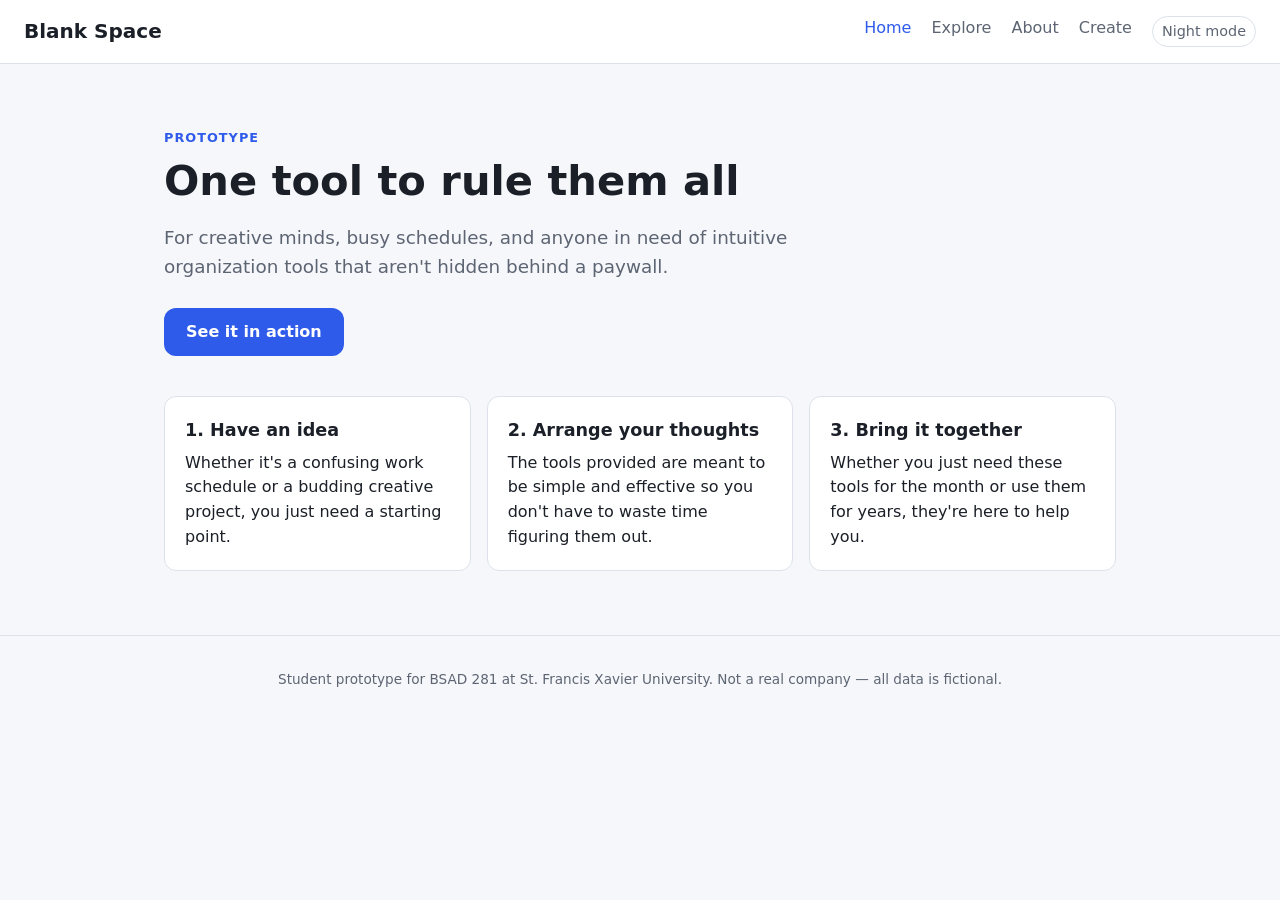
<file: index.html>
<!DOCTYPE html>
<html lang="en">
<head>
  <meta charset="utf-8">
  <meta name="viewport" content="width=device-width, initial-scale=1">
  <title>Blank Space</title>
  <meta name="description" content="A student startup prototype for BSAD 281.">
  <link rel="stylesheet" href="styles.css">
</head>
<body>

  <!-- =========================================================
       HEADER: logo text + navigation.
      Each link points to a view further down the page.
       ========================================================= -->
  <header class="site-header">
    <a class="brand" href="#home" id="brand-name">YourStartup</a>
    <nav aria-label="Main">
      <a href="#home">Home</a>
      <a href="#explore">Explore</a>
      <a href="#about">About</a>
      <a href="#create">Create</a>
      <button class="theme-toggle" id="theme-toggle" type="button" aria-pressed="false">Night mode</button>
    </nav>
  </header>

  <main>

    <!-- =======================================================
         VIEW 1: HOME — what you do, for whom, and why it matters.
         ======================================================= -->
    <section id="home" data-view>
      <div class="hero">
        <p class="eyebrow">Prototype</p>
        <h1 id="tagline">One tool to rule them all.</h1>
        <p class="lead" id="pitch">
          For creative minds, busy schedules, and anyone in need of intuitive organization tools that aren't hidden behind a paywall.
        </p>
        <a class="button" href="#create">See it in action</a>
      </div>

      <div class="steps">
        <div class="card">
          <h2>1. Have an idea</h2>
          <p>Whether it's a confusing work schedule or a budding creative project, you just need a starting point.</p>
        </div>
        <div class="card">
          <h2>2. Arrange your thoughts</h2>
          <p>The tools provided are meant to be simple and effective so you don't have to waste time figuring them out.</p>
        </div>
        <div class="card">
          <h2>3. Bring it together</h2>
          <p>Whether you just need these tools for the month or use them for years, they're here to help you.</p>
        </div>
      </div>

    </section>

    <!-- =======================================================
         VIEW 2: EXPLORE — a list built from the fake data in data.js.
         ======================================================= -->
    <section id="explore" data-view hidden>
      <h1>Explore</h1>
      <p class="muted">The only fake part is the existence of an Ad, everything else is real.</p>
      <label class="search">
        <span>Search</span>
        <input type="search" id="search-box" placeholder="Type to filter…">
      </label>

      <p class="muted" id="saved-count"></p>
      <div class="grid" id="listing-grid"></div>
      <p class="empty" id="empty-message" hidden>Nothing matches your search.</p>
    </section>

    <!-- =======================================================
         VIEW 3: ABOUT — your team and your story.
         ======================================================= -->
    <section id="about" data-view hidden>
      <h1>About us</h1>
      <p>A man got tired of trying to find a world-building tool that wasn't locked behind a paywall, so he built one himself.</p>
      <p>This site is free, you can use the tools provided for whatever you want, and anything you put here is saved on your device and ONLY your device.</p>
      <p>Warm regards,</p>
      <p>Cameron.</p>
    </section>

    <!-- =======================================================
         VIEW 4: CREATE — organizational tools.
         ======================================================= -->
    <section id="create" data-view hidden class="create-view">
      <div class="create-heading">
        <p class="eyebrow">Workspace</p>
        <h1>Create</h1>
      </div>

      <div class="ad-slot ad-slot--banner" data-ad-index="1">
        <p class="ad-slot__label">Advertisement</p>
        <p class="ad-slot__placeholder">Banner ad space</p>
      </div>

      <div class="tool-switcher" role="tablist" aria-label="Organizational tools">
        <button class="tool-switcher__tab" id="tool-tab-buliten" type="button" role="tab"
          aria-controls="tool-panel-buliten" aria-selected="true">Buliten</button>
        <button class="tool-switcher__tab" id="tool-tab-sketch" type="button" role="tab"
          aria-controls="tool-panel-sketch" aria-selected="false" tabindex="-1">Sketch</button>
        <button class="tool-switcher__tab" id="tool-tab-timeline" type="button" role="tab"
          aria-controls="tool-panel-timeline" aria-selected="false" tabindex="-1">Timeline</button>
        <button class="tool-switcher__tab" id="tool-tab-calendar" type="button" role="tab"
          aria-controls="tool-panel-calendar" aria-selected="false" tabindex="-1">Calendar</button>
        <button class="tool-switcher__tab" id="tool-tab-notes" type="button" role="tab"
          aria-controls="tool-panel-notes" aria-selected="false" tabindex="-1">Notes</button>
        <button class="tool-switcher__tab" id="tool-tab-import-export" type="button" role="tab"
          aria-controls="tool-panel-import-export" aria-selected="false" tabindex="-1">Import/Export</button>
      </div>

      <section class="tool-panel" id="tool-panel-buliten" role="tabpanel"
        aria-labelledby="tool-tab-buliten" tabindex="0">
        <div class="flow-toolbar" role="toolbar" aria-label="Buliten tools">
          <button class="button" id="add-text-box" type="button">Add text box</button>
          <label class="flow-color-control" for="box-color">
            <span>Box color</span>
            <input id="box-color" type="color" value="#2f5bea" disabled>
          </label>
          <label class="flow-color-control" for="connection-arrowheads">
            <span>Arrowheads</span>
            <select id="connection-arrowheads">
              <option value="0">0</option>
              <option value="1" selected>1</option>
              <option value="2">2</option>
            </select>
          </label>
          <button class="button secondary" id="connect-boxes" type="button" aria-pressed="false">Connect boxes</button>
          <button class="button secondary" id="disconnect-boxes" type="button" aria-pressed="false">Disconnect boxes</button>
          <button class="button danger" id="delete-text-box" type="button" disabled>Delete selected</button>
          <p class="flow-status" id="flow-status" role="status" aria-live="polite"></p>
        </div>

        <div class="flow-canvas" id="flow-canvas" role="region" aria-label="Diagram canvas">
          <svg class="flow-connections" id="flow-connections" aria-hidden="true">
            <defs>
              <marker id="flow-arrow" markerWidth="10" markerHeight="8" refX="8" refY="4" orient="auto-start-reverse">
                <path d="M 0 0 L 8 4 L 0 8 z" fill="#5d6573"></path>
              </marker>
            </defs>
          </svg>
          <div class="flow-nodes" id="flow-nodes"></div>
        </div>
      </section>

      <section class="tool-panel" id="tool-panel-sketch" role="tabpanel"
        aria-labelledby="tool-tab-sketch" tabindex="0" hidden>
        <div class="sketch-toolbar" role="toolbar" aria-label="Sketch tools">
          <button class="button" id="clear-sketch" type="button">Clear sketch</button>
          <button class="button secondary" id="toggle-sketch-eraser" type="button" aria-pressed="false">Eraser</button>
          <label class="sketch-control" for="sketch-color">
            <span>Pen color</span>
            <input id="sketch-color" type="color" value="#2f5bea">
          </label>
          <label class="sketch-control" for="sketch-page-select">
            <span>Page</span>
            <select id="sketch-page-select">
              <option value="base">Base</option>
            </select>
          </label>
          <p class="sketch-status" id="sketch-status" role="status" aria-live="polite"></p>
        </div>
        <div class="sketch-canvas-wrap" role="region" aria-label="Sketch drawing space">
          <canvas id="sketch-canvas-base" class="sketch-canvas sketch-canvas--base"
            aria-label="Base sketch drawing surface"></canvas>
          <canvas id="sketch-canvas-overlay" class="sketch-canvas sketch-canvas--overlay"
            aria-label="Overlay sketch drawing surface" hidden></canvas>
        </div>
      </section>

      <section class="tool-panel" id="tool-panel-timeline" role="tabpanel"
        aria-labelledby="tool-tab-timeline" tabindex="0" hidden>
        <div class="timeline-toolbar">
          <button class="button" id="add-timeline-column" type="button">Add column</button>
          <button class="button" id="add-timeline-bar" type="button">Add alignment bar</button>
          <p class="timeline-status" id="timeline-status" role="status" aria-live="polite"></p>
        </div>
        <div class="timeline-scroll" role="region" aria-label="Timeline columns" tabindex="0">
          <div class="timeline-board" id="timeline-board">
            <div class="timeline-columns" id="timeline-columns"></div>
            <div class="timeline-alignment-bars" id="timeline-alignment-bars"></div>
          </div>
        </div>
      </section>

      <section class="tool-panel" id="tool-panel-calendar" role="tabpanel"
        aria-labelledby="tool-tab-calendar" tabindex="0" hidden>
        <div class="calendar-settings">
          <label class="calendar-setting" for="calendar-month-count">
            <span>Months in a year</span>
            <input id="calendar-month-count" type="number" min="1" max="99" step="1" value="12">
          </label>
          <label class="calendar-setting" for="calendar-week-length">
            <span>Days in a week</span>
            <input id="calendar-week-length" type="number" min="1" max="99" step="1" value="7">
          </label>
          <label class="calendar-setting" for="calendar-year-start">
            <span>Weekday the year starts on</span>
            <select id="calendar-year-start"></select>
          </label>
          <label class="calendar-setting calendar-setting--names" for="calendar-month-names">
            <span>Month names <small>(one per line)</small></span>
            <textarea id="calendar-month-names" rows="3"></textarea>
          </label>
          <label class="calendar-setting calendar-setting--names" for="calendar-day-names">
            <span>Day names <small>(one per line)</small></span>
            <textarea id="calendar-day-names" rows="3"></textarea>
          </label>
        </div>
        <div class="calendar-month-day-settings" role="group" aria-labelledby="calendar-month-day-heading">
          <p class="calendar-settings-heading" id="calendar-month-day-heading">Days in each month</p>
          <div class="calendar-month-day-list" id="calendar-month-day-list"></div>
        </div>
        <p class="calendar-help">Names you leave blank use Month 1, Day 1, and so on. Settings are saved on this device.</p>
        <div class="calendar-toolbar">
          <button class="button secondary" id="calendar-previous-month" type="button" aria-label="Previous month">Previous</button>
          <label class="calendar-month-picker" for="calendar-month-select">
            <span>Showing</span>
            <select id="calendar-month-select"></select>
          </label>
          <button class="button secondary" id="calendar-next-month" type="button" aria-label="Next month">Next</button>
          <p class="calendar-status" id="calendar-status" role="status" aria-live="polite"></p>
        </div>
        <div class="calendar-grid-wrap">
          <div class="calendar-grid" id="calendar-grid" role="group" aria-label="Calendar days"></div>
        </div>
        <section class="calendar-day-details" id="calendar-day-details" aria-live="polite" hidden>
          <p class="eyebrow">Selected day</p>
          <h2 id="calendar-day-title"></h2>
          <p id="calendar-day-summary"></p>
          <label class="calendar-day-field" for="calendar-day-note">
            <textarea id="calendar-day-note" rows="4" maxlength="5000"
              placeholder="Add notes, plans, or other details. Use _Document name_ to link to a note."></textarea>
          </label>
          <div class="calendar-note-shortcuts" id="calendar-note-links" aria-label="Linked notes" hidden></div>
          <label class="calendar-day-field" for="calendar-day-event">
            <span>Connect a timeline event</span>
            <select id="calendar-day-event">
              <option value="">No event linked</option>
            </select>
          </label>
          <p class="calendar-event-status" id="calendar-event-status" role="status" aria-live="polite"></p>
        </section>
      </section>

      <section class="tool-panel" id="tool-panel-notes" role="tabpanel"
        aria-labelledby="tool-tab-notes" tabindex="0" hidden>
        <div class="notes-toolbar">
          <button class="button" id="notes-create" type="button">New document</button>
          <label class="notes-sort" for="notes-sort-select">
            <span>Sort by</span>
            <select id="notes-sort-select">
              <option value="name">Name</option>
              <option value="updated">Recently updated</option>
            </select>
          </label>
          <p class="notes-status" id="notes-status" role="status" aria-live="polite"></p>
        </div>
        <div class="notes-layout">
          <nav class="notes-list" id="notes-list" aria-label="Text documents"></nav>
          <div class="notes-editor" id="notes-editor" hidden>
            <div class="notes-document-toolbar">
              <label class="notes-field" for="notes-title">
                <span>Document name</span>
                <input id="notes-title" type="text" maxlength="80" placeholder="Name this document">
              </label>
              <button class="button danger" id="notes-delete" type="button">Delete document</button>
            </div>
            <div class="notes-field">
              <span id="notes-content-label">Text and shortcuts</span>
              <p class="notes-help">Click this space to edit. Use _Document name_ for note shortcuts or _Month day_ (such as _January 1_) for calendar shortcuts.</p>
              <div class="notes-content" id="notes-content" contenteditable="true" role="textbox"
                aria-labelledby="notes-content-label" aria-multiline="true" tabindex="0"
                data-placeholder="Write your notes here…"></div>
            </div>
          </div>
          <p class="notes-empty" id="notes-empty">Create a document to get started.</p>
        </div>
      </section>

      <section class="tool-panel" id="tool-panel-import-export" role="tabpanel"
        aria-labelledby="tool-tab-import-export" tabindex="0" hidden>
        <h2>Move your workspace</h2>
        <p>Export downloads your Buliten, Sketch, Timeline, Calendar, and Notes into one file. Import that file on another device to continue working there.</p>
        <p>Import overwrites the current Create workspace on this device.</p>
        <div class="workspace-transfer-actions">
          <button class="button" id="workspace-export" type="button">Download workspace</button>
          <button class="button secondary" id="workspace-import" type="button">Import workspace file</button>
          <input id="workspace-import-file" type="file" accept=".json,application/json" hidden>
        </div>
        <h2>Reset workspace</h2>
        <p>Brings the create page back to its initial state; a Blank Space.</p>
        <div class="workspace-reset-actions">
          <button class="button danger" id="workspace-empty" type="button">Empty Canvas</button>
        </div>
        <p class="workspace-transfer-status" id="workspace-transfer-status" role="status" aria-live="polite"></p>
      </section>
    </section>

  </main>

  <!-- Keep this footer. Your site must say it is a student project. -->
  <footer class="site-footer">
    <p>Student prototype for BSAD 281 at St. Francis Xavier University. Not a real company — all data is fictional.</p>
  </footer>

  <!-- Scripts load in this order: data first, then the code that uses it. -->
  <script src="data.js"></script>
  <script src="app.js"></script>
</body>
</html>
</file>
<file: styles.css>
/* ============================================================
   styles.css — how your site looks.
   Change the colours in :root first; the rest of the site uses them.
   ============================================================ */

:root {
  --brand: #2f5bea;        /* main colour: buttons, links */
  --brand-dark: #1f3fae;   /* hover colour */
  --text: #1b1f27;
  --muted: #5d6573;
  --background: #f6f7fb;
  --surface: #ffffff;      /* cards */
  --border: #dde1ea;
  --accent-soft: #edf1ff;
  --canvas-background: #f0f3ef;
  --canvas-grid: #c8d0ca;
  --map-grid: #dce3df;
  --flow-node-toolbar: #f8f9f6;
  --radius: 12px;
  --font: system-ui, -apple-system, "Segoe UI", Roboto, Helvetica, Arial, sans-serif;
}

body.night-mode {
  --brand: #a9ddb4;
  --brand-dark: #7fbd8c;
  --text: #edf3ee;
  --muted: #b0bdb3;
  --background: #171c19;
  --surface: #222a25;
  --border: #3b4840;
  --accent-soft: #2b3c30;
  --canvas-background: #1b221e;
  --canvas-grid: #39463d;
  --map-grid: #354139;
  --flow-node-toolbar: #29312b;
  color-scheme: dark;
}

* { box-sizing: border-box; }

body {
  margin: 0;
  font-family: var(--font);
  color: var(--text);
  background: var(--background);
  line-height: 1.55;
}

a { color: var(--brand); }
a:focus-visible, button:focus-visible, input:focus-visible {
  outline: 3px solid var(--brand);
  outline-offset: 2px;
}

/* ---------- Header ---------- */
.site-header {
  display: flex;
  flex-wrap: wrap;
  align-items: center;
  justify-content: space-between;
  gap: 12px;
  padding: 16px 24px;
  background: var(--surface);
  border-bottom: 1px solid var(--border);
}
.brand {
  font-weight: 700;
  font-size: 1.25rem;
  color: var(--text);
  text-decoration: none;
}
nav { display: flex; gap: 20px; }
nav a {
  color: var(--muted);
  text-decoration: none;
  font-weight: 500;
}
nav a[aria-current="page"] { color: var(--brand); }
.theme-toggle {
  padding: 3px 9px;
  border: 1px solid var(--border);
  border-radius: 999px;
  background: var(--surface);
  color: var(--muted);
  font: inherit;
  font-size: 0.9rem;
  font-weight: 500;
  cursor: pointer;
}
.theme-toggle[aria-pressed="true"] {
  border-color: var(--brand);
  color: var(--brand);
}

/* ---------- Page layout ---------- */
main {
  max-width: 1000px;
  margin: 0 auto;
  padding: 32px 24px 64px;
}
h1 { line-height: 1.2; }
.muted { color: var(--muted); }

/* ---------- Home ---------- */
.hero { padding: 32px 0 40px; max-width: 680px; }
.eyebrow {
  text-transform: uppercase;
  letter-spacing: 0.08em;
  font-size: 0.8rem;
  font-weight: 600;
  color: var(--brand);
  margin: 0;
}
.hero h1 { font-size: clamp(1.8rem, 4vw, 2.6rem); margin: 8px 0 16px; }
.lead { font-size: 1.15rem; color: var(--muted); }

.button {
  display: inline-block;
  margin-top: 8px;
  padding: 12px 22px;
  border: none;
  border-radius: var(--radius);
  background: var(--brand);
  color: #fff;
  font: inherit;
  font-weight: 600;
  text-decoration: none;
  cursor: pointer;
}
.night-mode .button:not(.danger):not(.secondary) { color: #17321e; }
.button:hover { background: var(--brand-dark); }
.button.secondary {
  background: transparent;
  color: var(--brand);
  border: 1px solid var(--brand);
  padding: 8px 14px;
}
.button.danger {
  background: #b42318;
  color: #fff;
}
.button.danger:hover { background: #8f1d14; }

.steps {
  display: grid;
  grid-template-columns: repeat(auto-fit, minmax(220px, 1fr));
  gap: 16px;
}

/* ---------- Advertisement placements ---------- */
.ad-slot {
  display: flex;
  min-width: 0;
  min-height: 120px;
  flex-direction: column;
  align-items: center;
  justify-content: center;
  padding: 12px;
  border: 1px dashed var(--border);
  background: var(--surface);
  text-align: center;
}
.ad-slot__label {
  margin: 0 0 8px;
  color: var(--muted);
  font-size: 0.72rem;
  font-weight: 600;
  text-transform: uppercase;
}
.ad-slot__placeholder { margin: 0; color: var(--muted); font-size: 0.9rem; }
.ad-slot ins.adsbygoogle { width: 100%; min-height: 100px; }
.ad-slot--banner { min-height: 100px; margin-bottom: 18px; }
.ad-grid {
  display: grid;
  grid-template-columns: repeat(auto-fit, minmax(min(100%, 240px), 1fr));
  gap: 12px;
  margin: 24px 0;
}
.ad-grid .ad-slot { min-height: 250px; }

/* ---------- Create workspace ---------- */
.create-heading { margin-bottom: 20px; }
.create-heading .eyebrow { margin-bottom: 4px; }
.create-heading h1 { margin: 0; }
.tool-switcher {
  display: flex;
  flex-wrap: wrap;
  gap: 4px;
  margin-bottom: 18px;
  border-bottom: 1px solid var(--border);
}
.tool-switcher__tab {
  padding: 10px 16px;
  border: 0;
  border-bottom: 3px solid transparent;
  background: transparent;
  color: var(--muted);
  font: inherit;
  font-weight: 600;
  cursor: pointer;
}
.tool-switcher__tab[aria-selected="true"] {
  border-bottom-color: var(--brand);
  color: var(--brand);
}
.notes-toolbar {
  display: flex;
  flex-wrap: wrap;
  align-items: center;
  gap: 12px;
  margin-bottom: 14px;
}
.notes-toolbar .button { margin: 0; }
.notes-sort {
  display: inline-flex;
  align-items: center;
  gap: 8px;
  color: var(--muted);
  font-size: 0.9rem;
  font-weight: 600;
}
.notes-sort select,
.notes-field input,
.notes-content {
  min-width: 0;
  padding: 9px 11px;
  border: 1px solid var(--border);
  border-radius: 6px;
  background: var(--surface);
  color: var(--text);
  font: inherit;
}
.notes-sort select { min-height: 40px; }
.notes-status { margin: 0; color: var(--muted); font-size: 0.85rem; }
.notes-layout {
  display: grid;
  grid-template-columns: minmax(170px, 240px) minmax(0, 1fr);
  gap: 18px;
  align-items: start;
}
.notes-list {
  display: grid;
  gap: 6px;
  padding: 8px;
  border: 1px solid var(--border);
  border-radius: var(--radius);
  background: var(--surface);
}
.notes-list__item {
  padding: 9px 11px;
  overflow-wrap: anywhere;
  border: 0;
  border-radius: 6px;
  background: transparent;
  color: var(--text);
  font: inherit;
  text-align: left;
  cursor: pointer;
}
.notes-list__item:hover { background: var(--background); }
.notes-list__item[aria-current="true"] {
  background: var(--accent-soft);
  color: var(--brand);
  font-weight: 600;
}
.notes-editor { min-width: 0; }
.notes-document-toolbar {
  display: flex;
  align-items: end;
  gap: 12px;
}
.notes-document-toolbar .notes-field { flex: 1; }
.notes-document-toolbar .button { margin: 0 0 14px; }
.notes-field {
  display: grid;
  gap: 6px;
  margin-bottom: 14px;
  color: var(--muted);
  font-size: 0.9rem;
  font-weight: 600;
}
.notes-field input { width: 100%; }
.notes-content {
  width: 100%;
  min-height: 300px;
  resize: vertical;
  line-height: 1.5;
  padding: 14px;
  border: 1px solid var(--border);
  border-radius: var(--radius);
  background: var(--surface);
  overflow-wrap: anywhere;
  white-space: pre-wrap;
  overflow: auto;
}
.notes-content[contenteditable="true"] { cursor: text; }
.notes-content[contenteditable="true"]:empty::before {
  color: var(--muted);
  content: attr(data-placeholder);
  pointer-events: none;
}
.notes-content p { margin: 0 0 8px; }
.notes-content p:last-child { margin-bottom: 0; }
.notes-help,
.notes-empty { color: var(--muted); font-size: 0.9rem; }
.notes-content__empty { color: var(--muted); font-style: italic; }
.notes-shortcut {
  padding: 0;
  border: 0;
  background: none;
  color: var(--brand);
  font: inherit;
  font-weight: 600;
  text-decoration: underline;
  cursor: pointer;
}
.workspace-transfer-actions {
  display: flex;
  flex-wrap: wrap;
  gap: 10px;
}
.workspace-transfer-actions .button { margin: 0; }
#tool-panel-import-export .workspace-transfer-actions + h2 { margin-top: 40px; }
.workspace-reset-actions { margin-top: 20px; }
.workspace-reset-actions .button { margin: 0; }
#tool-panel-import-export h2 { margin-top: 0; }
.workspace-transfer-status {
  min-height: 1.5em;
  margin: 12px 0 0;
  color: var(--muted);
}
.flow-toolbar {
  display: flex;
  flex-wrap: wrap;
  align-items: center;
  gap: 10px;
  margin-bottom: 14px;
}
.flow-toolbar .button { margin: 0; }
.flow-color-control {
  display: inline-flex;
  align-items: center;
  gap: 8px;
  color: var(--muted);
  font-size: 0.9rem;
  font-weight: 600;
}
.flow-color-control input,
.flow-color-control select {
  width: 38px;
  height: 38px;
  padding: 3px;
  border: 1px solid var(--border);
  border-radius: 6px;
  background: var(--surface);
  cursor: pointer;
}
.flow-color-control select {
  width: auto;
  min-width: 62px;
  padding: 4px 8px;
  color: var(--text);
  font: inherit;
}
.flow-color-control input:disabled { cursor: not-allowed; opacity: 0.55; }
.flow-status { flex: 1 1 100%; margin: 0; color: var(--muted); font-size: 0.85rem; }
.flow-canvas {
  position: relative;
  height: min(68vh, 640px);
  min-height: 540px;
  overflow: hidden;
  border: 1px solid var(--border);
  background-color: var(--canvas-background);
  background-image: radial-gradient(var(--canvas-grid) 1px, transparent 1px);
  background-size: 22px 22px;
  touch-action: pan-y;
}
.flow-connections,
.flow-nodes { position: absolute; inset: 0; width: 100%; height: 100%; }
.flow-connections { z-index: 1; overflow: visible; pointer-events: none; }
.flow-connector { stroke: var(--muted); stroke-width: 2; }
.flow-nodes { z-index: 2; pointer-events: none; }
.sketch-toolbar {
  display: flex;
  flex-wrap: wrap;
  align-items: center;
  gap: 10px;
  margin-bottom: 14px;
}
.sketch-toolbar .button { margin: 0; }
.sketch-control {
  display: inline-flex;
  align-items: center;
  gap: 8px;
  color: var(--muted);
  font-size: 0.9rem;
  font-weight: 600;
}
.sketch-control input,
.sketch-control select {
  min-height: 38px;
  padding: 4px 8px;
  border: 1px solid var(--border);
  border-radius: 6px;
  background: var(--surface);
  color: var(--text);
  font: inherit;
}
.sketch-control input { width: 42px; cursor: pointer; }
.sketch-status { margin: 0; color: var(--muted); font-size: 0.85rem; }
.sketch-canvas-wrap {
  position: relative;
  height: min(68vh, 640px);
  min-height: 420px;
  overflow: hidden;
  border: 1px solid var(--border);
  border-radius: 8px;
  background-color: var(--canvas-background);
  background-image: linear-gradient(var(--map-grid) 1px, transparent 1px), linear-gradient(90deg, var(--map-grid) 1px, transparent 1px);
  background-size: 24px 24px;
  touch-action: none;
}
.sketch-canvas {
  position: absolute;
  inset: 0;
  display: block;
  width: 100%;
  height: 100%;
  touch-action: none;
}
.sketch-canvas[hidden] { display: none; }
.sketch-canvas--base { z-index: 1; }
.sketch-canvas--overlay { z-index: 2; }
.flow-node {
  position: absolute;
  width: 190px;
  max-width: calc(100vw - 76px);
  overflow: hidden;
  border: 1px solid var(--border);
  border-top: 4px solid var(--node-color);
  border-radius: 6px;
  background: var(--surface);
  box-shadow: 0 3px 12px rgb(27 31 39 / 8%);
  pointer-events: auto;
}
.flow-node.is-selected { outline: 2px solid var(--brand); outline-offset: 2px; }
.flow-node__move {
  display: block;
  width: 100%;
  padding: 3px 8px;
  border: 0;
  border-bottom: 1px solid var(--border);
  background: var(--flow-node-toolbar);
  color: var(--muted);
  font: inherit;
  font-size: 0.7rem;
  text-align: left;
  cursor: grab;
  touch-action: none;
}
.flow-node__move:active { cursor: grabbing; }
.flow-node__text {
  display: block;
  width: 100%;
  min-height: 82px;
  padding: 10px;
  resize: vertical;
  border: 0;
  background: transparent;
  color: var(--text);
  font: inherit;
  line-height: 1.4;
}
.flow-node__text:focus-visible { outline-offset: -3px; }
.timeline-toolbar {
  display: flex;
  flex-wrap: wrap;
  align-items: center;
  gap: 12px;
  margin-bottom: 14px;
}
.timeline-toolbar .button { margin: 0; }
.timeline-status { margin: 0; color: var(--muted); font-size: 0.85rem; }
.timeline-scroll {
  overflow-x: auto;
  padding: 2px 2px 14px;
}
.timeline-board {
  display: grid;
  align-items: stretch;
  gap: 14px;
  width: max-content;
  min-width: 100%;
}
.timeline-columns,
.timeline-alignment-bars { display: contents; }
.timeline-alignment-bars[hidden] { display: none; }
.timeline-alignment {
  position: relative;
  z-index: 2;
  min-width: 0;
}
.timeline-alignment__header {
  display: flex;
  align-items: center;
  gap: 8px;
}
.timeline-alignment__label {
  min-width: 0;
  flex: 1;
  padding: 6px 10px;
  border: 1px solid var(--border);
  border-radius: 6px;
  background: var(--surface);
  color: var(--text);
  font: inherit;
  font-weight: 600;
}
.timeline-alignment__cells {
  display: grid;
  gap: 14px;
}
.timeline-alignment__cell {
  display: grid;
  align-content: start;
  gap: 10px;
}
.timeline-column__track {
  z-index: 0;
  min-height: 390px;
  border: 1px solid var(--border);
  border-radius: var(--radius);
  background: var(--canvas-background);
  pointer-events: none;
}
.timeline-column__header,
.timeline-column__content {
  z-index: 1;
  padding: 14px;
}
.timeline-column__header {
  display: flex;
  align-items: center;
  gap: 8px;
}
.timeline-column__title {
  min-width: 0;
  flex: 1;
  padding: 8px 10px;
  border: 1px solid var(--border);
  border-radius: 6px;
  background: var(--surface);
  color: var(--text);
  font: inherit;
  font-weight: 700;
}
.timeline-column__delete {
  flex: 0 0 auto;
  padding: 7px 9px;
  border: 1px solid var(--border);
  border-radius: 6px;
  background: var(--surface);
  color: var(--muted);
  font: inherit;
  font-size: 0.8rem;
  cursor: pointer;
}
.timeline-column__delete:hover { color: var(--text); border-color: var(--muted); }
.timeline-column__add { width: 100%; margin-top: 10px; }
.timeline-column__markers {
  display: grid;
  align-content: start;
  gap: 10px;
  margin-top: 12px;
}
.timeline-marker {
  overflow: hidden;
  border: 1px solid var(--border);
  border-left: 4px solid var(--marker-color);
  border-radius: 6px;
  background: var(--surface);
  box-shadow: 0 2px 8px rgb(27 31 39 / 6%);
}
.timeline-marker__text {
  display: block;
  width: 100%;
  min-height: 74px;
  padding: 10px;
  resize: vertical;
  border: 0;
  background: transparent;
  color: var(--text);
  font: inherit;
  line-height: 1.4;
}
.timeline-marker__controls {
  display: flex;
  flex-wrap: wrap;
  align-items: center;
  justify-content: flex-start;
  gap: 8px;
  padding: 6px 10px;
  border-top: 1px solid var(--border);
}
.timeline-marker__color { display: inline-flex; cursor: pointer; }
.timeline-marker__color input {
  width: 28px;
  height: 28px;
  padding: 2px;
  border: 1px solid var(--border);
  border-radius: 5px;
  background: var(--surface);
  cursor: pointer;
}
.timeline-marker__date {
  max-width: 190px;
  color: var(--muted);
  font-size: 0.8rem;
  line-height: 1.3;
  overflow-wrap: anywhere;
}
.timeline-marker__delete {
  margin-left: auto;
  padding: 4px 8px;
  border: 1px solid var(--border);
  border-radius: 5px;
  background: var(--surface);
  color: var(--muted);
  font: inherit;
  font-size: 0.8rem;
  cursor: pointer;
}
.timeline-marker__delete:hover { color: var(--text); border-color: var(--muted); }

/* ---------- Calendar ---------- */
.calendar-settings {
  display: grid;
  grid-template-columns: repeat(auto-fit, minmax(180px, 1fr));
  gap: 12px;
  margin-bottom: 10px;
}
.calendar-setting {
  display: grid;
  align-content: start;
  gap: 5px;
  color: var(--muted);
  font-size: 0.9rem;
  font-weight: 600;
}
.calendar-setting small { font-weight: 400; }
.calendar-setting input,
.calendar-setting select,
.calendar-setting textarea,
.calendar-month-picker select {
  width: 100%;
  min-width: 0;
  padding: 8px 10px;
  border: 1px solid var(--border);
  border-radius: 6px;
  background: var(--surface);
  color: var(--text);
  font: inherit;
}
.calendar-setting input,
.calendar-setting select { height: 42px; }
.calendar-setting textarea { resize: vertical; }
.calendar-month-day-settings { margin: 4px 0 10px; }
.calendar-settings-heading {
  margin: 0 0 8px;
  color: var(--muted);
  font-size: 0.9rem;
  font-weight: 600;
}
.calendar-month-day-list {
  display: grid;
  grid-template-columns: repeat(auto-fit, minmax(130px, 1fr));
  gap: 10px;
}
.calendar-month-day-setting {
  display: grid;
  gap: 5px;
  color: var(--muted);
  font-size: 0.85rem;
  font-weight: 600;
}
.calendar-month-day-setting input {
  width: 100%;
  height: 40px;
  padding: 7px 9px;
  border: 1px solid var(--border);
  border-radius: 6px;
  background: var(--surface);
  color: var(--text);
  font: inherit;
}
.calendar-help {
  margin: 0 0 18px;
  color: var(--muted);
  font-size: 0.85rem;
}
.calendar-toolbar {
  display: flex;
  flex-wrap: wrap;
  align-items: center;
  gap: 10px;
  margin-bottom: 12px;
}
.calendar-toolbar .button { margin: 0; }
.calendar-month-picker {
  display: inline-flex;
  align-items: center;
  gap: 8px;
  color: var(--muted);
  font-weight: 600;
}
.calendar-month-picker select { width: auto; min-width: 150px; }
.calendar-status { margin: 0 0 0 auto; color: var(--muted); font-size: 0.85rem; }
.calendar-grid-wrap { overflow-x: auto; }
.calendar-grid {
  display: grid;
  grid-template-columns: repeat(var(--calendar-week-length), minmax(0, 1fr));
  gap: 6px;
  min-width: max(100%, calc(var(--calendar-week-length) * 2.5rem));
}
.calendar-weekday {
  overflow: hidden;
  padding: 6px 2px;
  color: var(--muted);
  font-size: 0.8rem;
  font-weight: 700;
  text-align: center;
  text-overflow: ellipsis;
}
.calendar-day {
  position: relative;
  display: grid;
  min-height: 48px;
  place-items: center;
  border: 1px solid var(--border);
  border-radius: 8px;
  background: var(--surface);
  color: var(--text);
  font: inherit;
}
.calendar-day--has-details::after {
  position: absolute;
  top: 5px;
  right: 5px;
  width: 8px;
  height: 8px;
  border: 1px solid #fff;
  border-radius: 50%;
  background: #f28c28;
  box-shadow: 0 0 0 1px #a84c00;
  content: "";
  pointer-events: none;
}
button.calendar-day { cursor: pointer; }
button.calendar-day:hover { border-color: var(--brand); color: var(--brand); }
button.calendar-day[aria-pressed="true"] {
  border-color: var(--brand);
  background: var(--brand);
  color: #fff;
}
.night-mode button.calendar-day[aria-pressed="true"] { color: #17321e; }
.calendar-day--empty { border-color: transparent; background: transparent; }
.calendar-day-details {
  margin-top: 16px;
  padding: 18px 20px;
  border: 1px solid var(--border);
  border-left: 4px solid var(--brand);
  border-radius: var(--radius);
  background: var(--surface);
  animation: calendar-slide-in 180ms ease-out;
}
.calendar-day-details h2 { margin: 4px 0; font-size: 1.15rem; }
.calendar-day-details p:last-child { margin-bottom: 0; color: var(--muted); }
.calendar-day-field {
  display: grid;
  gap: 6px;
  margin-top: 14px;
  color: var(--muted);
  font-size: 0.9rem;
  font-weight: 600;
}
.calendar-day-field textarea,
.calendar-day-field select {
  width: 100%;
  min-width: 0;
  padding: 9px 11px;
  border: 1px solid var(--border);
  border-radius: 6px;
  background: var(--surface);
  color: var(--text);
  font: inherit;
}
.calendar-day-field textarea { resize: vertical; }
.calendar-event-status { margin: 8px 0 0; color: var(--muted); font-size: 0.85rem; }
.calendar-note-shortcuts {
  display: flex;
  flex-wrap: wrap;
  gap: 8px 14px;
  margin-top: 10px;
}
.calendar-note-shortcuts[hidden] { display: none; }
@keyframes calendar-slide-in {
  from { opacity: 0; transform: translateY(-8px); }
  to { opacity: 1; transform: translateY(0); }
}
@media (prefers-reduced-motion: reduce) {
  .calendar-day-details { animation: none; }
}

/* ---------- Cards (used everywhere) ---------- */
.card {
  background: var(--surface);
  border: 1px solid var(--border);
  border-radius: var(--radius);
  padding: 20px;
}
.card h2 { font-size: 1.1rem; margin: 0 0 6px; }
.card p { margin: 0 0 12px; }
.card p:last-child { margin-bottom: 0; }
.tag {
  display: inline-block;
  font-size: 0.8rem;
  padding: 2px 10px;
  border-radius: 999px;
  background: var(--background);
  color: var(--muted);
  margin-bottom: 10px;
}

/* ---------- Explore ---------- */
.search { display: block; margin: 16px 0; }
.search span { display: block; font-weight: 600; margin-bottom: 6px; }
.search input {
  width: 100%;
  max-width: 420px;
  padding: 10px 12px;
  font: inherit;
  border: 1px solid var(--border);
  border-radius: var(--radius);
}
.grid {
  display: grid;
  grid-template-columns: repeat(auto-fill, minmax(240px, 1fr));
  gap: 16px;
}
.empty { color: var(--muted); font-style: italic; }

/* ---------- Footer ---------- */
.site-footer {
  border-top: 1px solid var(--border);
  padding: 20px 24px;
  text-align: center;
  font-size: 0.85rem;
  color: var(--muted);
}

/* ---------- Small screens (phones) ---------- */
@media (max-width: 600px) {
  .site-header { padding: 12px 16px; }
  main { padding: 20px 16px 48px; }
  nav { flex-wrap: wrap; gap: 10px 14px; }
  .flow-canvas { height: 600px; min-height: 600px; }
  .notes-layout { grid-template-columns: 1fr; }
  .notes-list { grid-template-columns: repeat(auto-fit, minmax(130px, 1fr)); }
  .notes-document-toolbar { align-items: stretch; flex-direction: column; gap: 0; }
  .notes-document-toolbar .button { align-self: flex-start; margin: 0 0 14px; }
}
</file>
